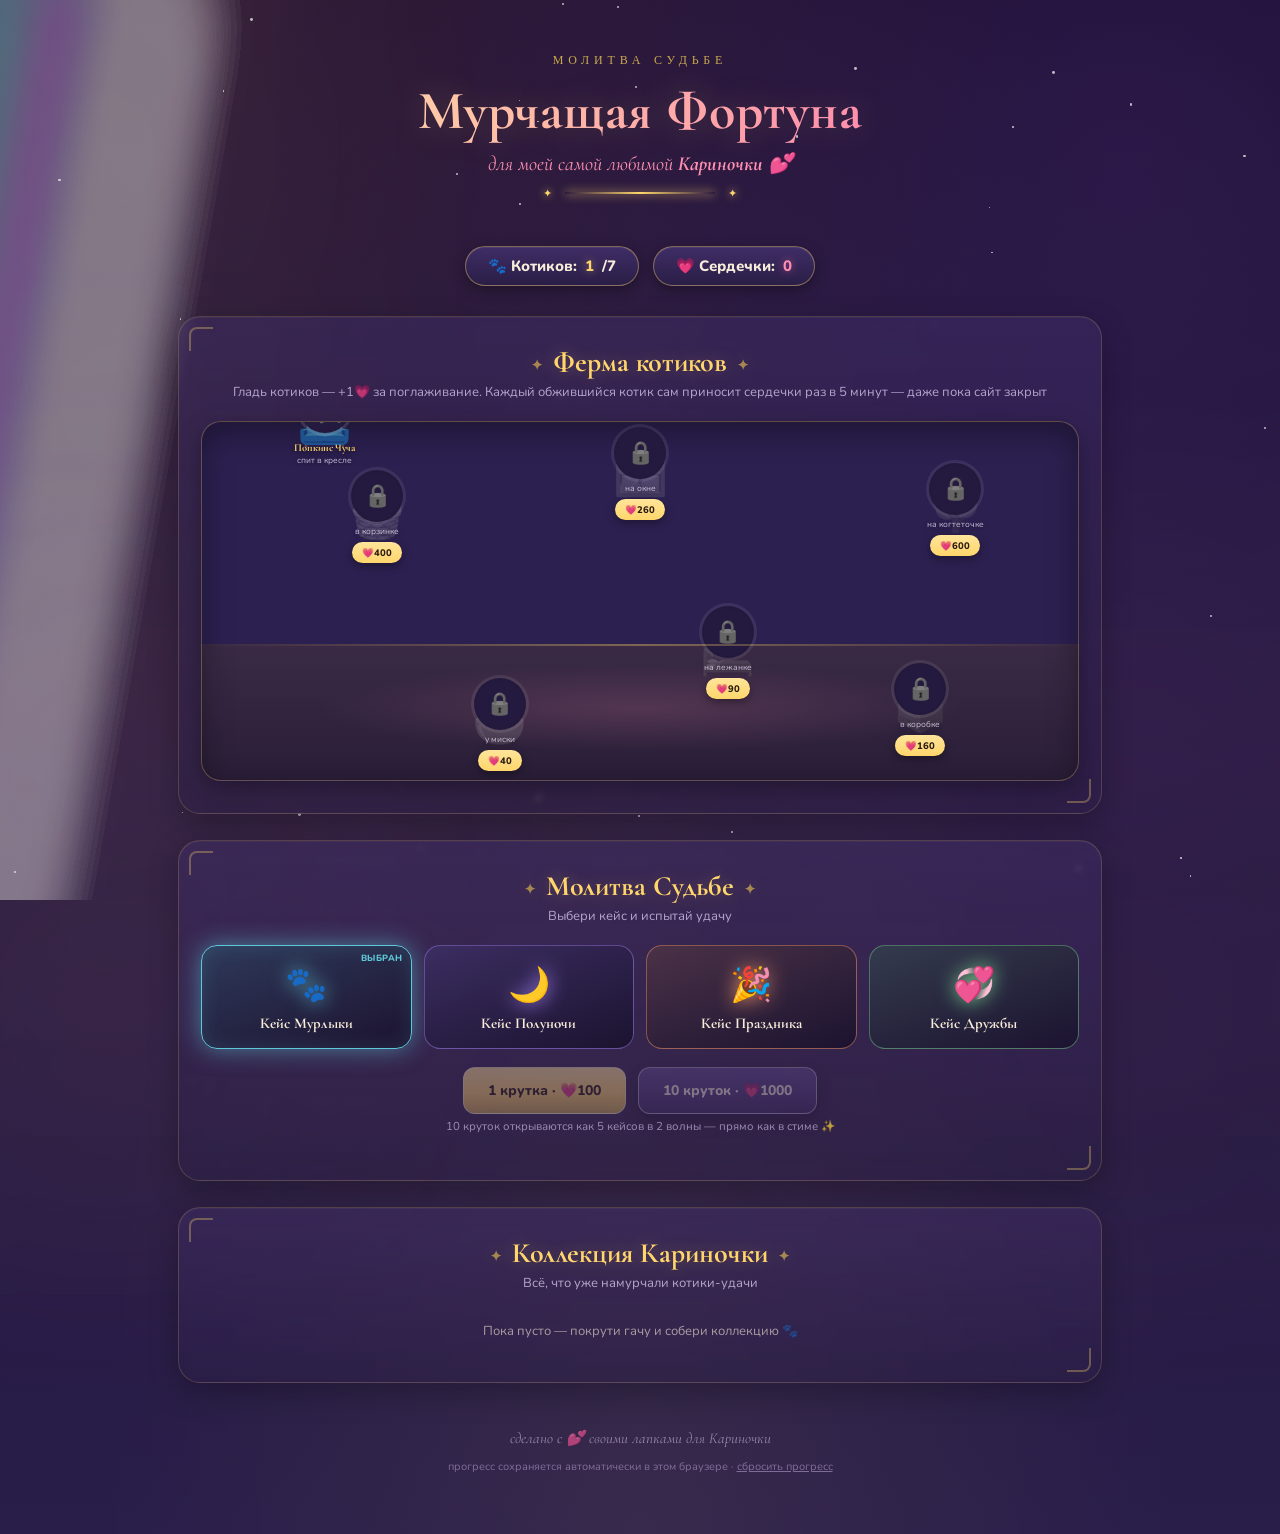
<file: index.html>
<!DOCTYPE html>
<html lang="ru">
<head>
<meta charset="UTF-8">
<meta name="viewport" content="width=device-width, initial-scale=1.0">
<title>Мурчащая Фортуна — для Кариночки 💕</title>
<link rel="preconnect" href="https://fonts.googleapis.com">
<link href="https://fonts.googleapis.com/css2?family=Cormorant+Garamond:ital,wght@0,500;0,600;0,700;1,500&family=Marcellus&family=Nunito:wght@400;600;700;800;900&display=swap" rel="stylesheet">
<link rel="stylesheet" href="style.css">
</head>
<body>

<div id="rainbowBg" class="rainbow-bg"></div>
<div class="bg-glow-h"></div>
<div class="bg-glow-v"></div>
<div id="starfield"></div>

<div class="wrap">
  <div class="hero">
    <div class="eyebrow">Молитва Судьбе</div>
    <h1>Мурчащая Фортуна</h1>
    <div class="dedication">для моей самой любимой <b>Кариночки</b> 💕</div>
    <div class="hero-divider"></div>
  </div>

  <div class="topbar">
    <div class="currency" id="catCurrency">🐾 Котиков: <span class="n" id="catCountView">1</span>/7</div>
    <div class="currency heart" id="heartCurrency">💗 Сердечки: <span class="n" id="heartView">0</span></div>
  </div>

  <section class="farm">
    <h2><span class="orn">✦</span>Ферма котиков<span class="orn">✦</span></h2>
    <div class="subtitle">Гладь котиков — +1💗 за поглаживание. Каждый обжившийся котик сам приносит сердечки раз в 5 минут — даже пока сайт закрыт</div>
    <div class="cat-room" id="catSlots"></div>
  </section>

  <section class="gacha">
    <h2><span class="orn">✦</span>Молитва Судьбе<span class="orn">✦</span></h2>
    <div class="subtitle">Выбери кейс и испытай удачу</div>
    <div class="case-select" id="caseSelect"></div>
    <div class="pull-buttons">
      <button class="btn" id="pull1">1 крутка · 💗100</button>
      <button class="btn secondary" id="pull10">10 круток · 💗1000</button>
    </div>
    <div class="pull-hint">10 круток открываются как 5 кейсов в 2 волны — прямо как в стиме ✨</div>
  </section>

  <section class="inventory">
    <h2><span class="orn">✦</span>Коллекция Кариночки<span class="orn">✦</span></h2>
    <div class="subtitle">Всё, что уже намурчали котики-удачи</div>
    <div class="inv-groups" id="invGroups"></div>
  </section>

  <footer>сделано с 💕 своими лапками для Кариночки</footer>
  <div class="save-hint">прогресс сохраняется автоматически в этом браузере · <span id="resetLink">сбросить прогресс</span></div>
</div>

<!-- single-pull case overlay -->
<div class="overlay" id="caseOverlay" hidden>
  <div class="overlay-title" id="caseOverlayTitle">Крутка судьбы</div>
  <div class="case-frame">
    <div class="case-viewport" id="caseViewport">
      <div class="marker"></div>
      <div class="strip" id="strip"></div>
      <div class="confetti-burst" id="confettiBurst"></div>
    </div>
  </div>
  <div class="reveal-card" id="revealCard" hidden></div>
  <div class="modal-actions">
    <button class="btn secondary small" id="skipAnim">Пропустить</button>
    <button class="btn small" id="closeCase" hidden>Продолжить ✦</button>
  </div>
</div>

<!-- multi-pull overlay: 5 cases x 2 waves -->
<div class="overlay" id="multiOverlay" hidden>
  <div class="wave-label" id="waveLabel">Волна 1 из 2</div>
  <div class="wave-dots" id="waveDots">
    <div class="wave-dot" data-wave="1"></div>
    <div class="wave-dot" data-wave="2"></div>
  </div>
  <div class="multi-cases" id="multiCases"></div>
  <div class="modal-actions">
    <button class="btn secondary small" id="skipMulti">Пропустить всё</button>
    <button class="btn small" id="closeMulti" hidden>Продолжить ✦</button>
  </div>
</div>

<script src="script.js"></script>
</body>
</html>
</file>
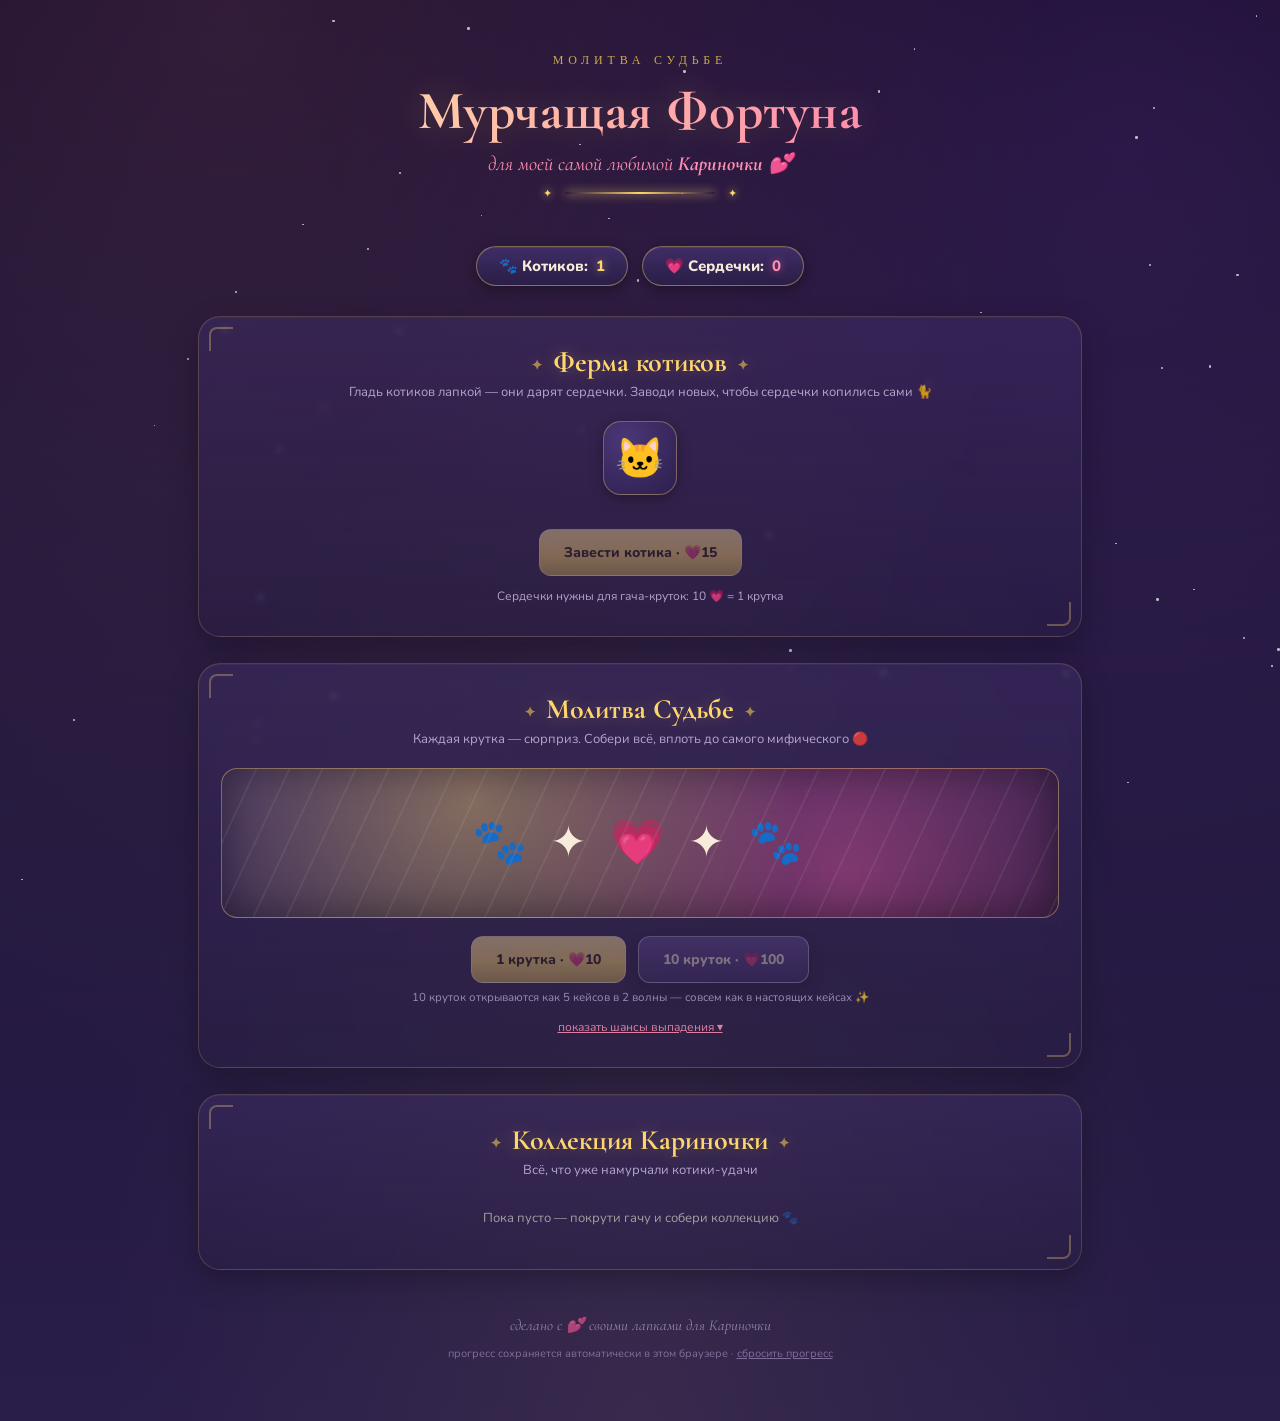
<file: karina-gacha.html>
<!DOCTYPE html>
<html lang="ru">
<head>
<meta charset="UTF-8">
<meta name="viewport" content="width=device-width, initial-scale=1.0">
<title>Мурчащая Фортуна — для Кариночки 💕</title>
<link rel="preconnect" href="https://fonts.googleapis.com">
<link href="https://fonts.googleapis.com/css2?family=Cormorant+Garamond:ital,wght@0,500;0,600;0,700;1,500&family=Marcellus&family=Nunito:wght@400;600;700;800;900&display=swap" rel="stylesheet">
<style>
:root{
  --bg1:#150c28;
  --bg2:#1f1638;
  --bg3:#291d4a;
  --cream:#f7ecd9;
  --gold:#ffd66b;
  --gold-bright:#ffe9a8;
  --gold-dim:#c9a94f;
  --pink:#ff8fb1;
  --pink-deep:#ff5f96;

  --c-gray:#9aa0a6;   --g-gray:#d4d8db;
  --c-green:#4caf7a;  --g-green:#8ff0bb;
  --c-purple:#a855f7; --g-purple:#e0c2ff;
  --c-pink:#ff5fa8;   --g-pink:#ffc2df;
  --c-legend:#ffcf30; --g-legend:#fff2b0;
  --c-red:#ff3b3b;    --g-red:#ffaaaa;
}
*{box-sizing:border-box;}
html,body{margin:0;padding:0;}
body{
  background:
    radial-gradient(ellipse at 18% 0%, rgba(255,143,177,.12), transparent 55%),
    radial-gradient(ellipse at 88% 10%, rgba(168,85,247,.14), transparent 50%),
    radial-gradient(ellipse at 50% 100%, rgba(255,214,107,.07), transparent 60%),
    linear-gradient(180deg,var(--bg1),var(--bg2) 40%,var(--bg3));
  color:var(--cream);
  font-family:'Nunito',sans-serif;
  min-height:100vh;
  overflow-x:hidden;
  position:relative;
}

/* ---------- ambient stars & floating hearts ---------- */
#starfield{position:fixed;inset:0;pointer-events:none;z-index:0;overflow:hidden;}
.star{position:absolute;background:#fff;border-radius:50%;opacity:.7;animation:twinkle 3.5s ease-in-out infinite;}
@keyframes twinkle{0%,100%{opacity:.15;transform:scale(1);}50%{opacity:.9;transform:scale(1.4);}}
.amb-heart{position:fixed;bottom:-24px;pointer-events:none;z-index:0;opacity:.55;animation:ambient-rise linear forwards;}
@keyframes ambient-rise{
  0%{transform:translateY(0) rotate(0deg);opacity:.55;}
  85%{opacity:.4;}
  100%{transform:translateY(-112vh) rotate(340deg);opacity:0;}
}

.wrap{position:relative;z-index:1;max-width:920px;margin:0 auto;padding:0 18px 60px;}

/* ---------- hero ---------- */
.hero{text-align:center;padding:52px 16px 26px;position:relative;}
.hero .eyebrow{
  font-family:'Marcellus',serif;letter-spacing:.4em;font-size:12px;
  color:var(--gold-dim);text-transform:uppercase;
}
.hero h1{
  font-family:'Cormorant Garamond',serif;font-weight:700;font-size:54px;
  margin:10px 0 4px;letter-spacing:.01em;
  background:linear-gradient(100deg,var(--gold-bright) 0%,var(--pink) 30%,var(--gold) 55%,var(--pink-deep) 80%,var(--gold-bright) 100%);
  background-size:250% auto;
  -webkit-background-clip:text;background-clip:text;color:transparent;
  animation:shimmer 6s linear infinite;
  text-shadow:0 0 34px rgba(255,214,107,.25);
}
@keyframes shimmer{0%{background-position:0% center;}100%{background-position:250% center;}}
.hero .dedication{
  font-family:'Cormorant Garamond',serif;font-style:italic;font-size:20px;
  color:var(--pink);margin-top:8px;
}
.hero-divider{
  width:150px;height:2px;margin:16px auto 0;
  background:linear-gradient(90deg,transparent,var(--gold),transparent);
  box-shadow:0 0 10px var(--gold);position:relative;
}
.hero-divider::before,.hero-divider::after{
  content:"✦";position:absolute;top:50%;transform:translateY(-50%);
  color:var(--gold);font-size:11px;text-shadow:0 0 8px var(--gold);
}
.hero-divider::before{left:-22px;}
.hero-divider::after{right:-22px;}

/* ---------- topbar ---------- */
.topbar{display:flex;justify-content:center;gap:14px;flex-wrap:wrap;margin:26px 0 30px;}
.currency{
  background:linear-gradient(180deg,#3f2d66,#2a1e46);
  border:1px solid rgba(255,214,107,.4);
  border-radius:999px;padding:9px 22px;font-weight:800;font-size:15px;
  display:flex;align-items:center;gap:8px;
  box-shadow:0 4px 14px rgba(0,0,0,.35), inset 0 1px 0 rgba(255,255,255,.07);
  position:relative;overflow:hidden;
}
.currency .n{color:var(--gold);font-variant-numeric:tabular-nums;text-shadow:0 0 8px rgba(255,214,107,.5);}
.currency.heart .n{color:var(--pink);text-shadow:0 0 8px rgba(255,95,168,.6);}
.currency.pulse .n{animation:currency-pulse .35s ease;}
@keyframes currency-pulse{0%{transform:scale(1);}50%{transform:scale(1.25);}100%{transform:scale(1);}}

/* ---------- section shell ---------- */
section{
  background:linear-gradient(180deg,rgba(63,45,102,.5),rgba(42,30,70,.38));
  border:1px solid rgba(255,214,107,.18);
  border-radius:22px;padding:28px 22px 32px;margin-bottom:26px;
  backdrop-filter:blur(3px);
  position:relative;
  box-shadow:0 10px 30px rgba(0,0,0,.25), inset 0 1px 0 rgba(255,255,255,.04);
}
section::before,section::after{
  content:"";position:absolute;width:22px;height:22px;
  border:2px solid rgba(255,214,107,.4);
  opacity:.8;
}
section::before{top:10px;left:10px;border-right:none;border-bottom:none;border-radius:8px 0 0 0;}
section::after{bottom:10px;right:10px;border-left:none;border-top:none;border-radius:0 0 8px 0;}
section h2{
  font-family:'Cormorant Garamond',serif;font-weight:700;font-size:28px;
  margin:0 0 4px;color:var(--gold);text-align:center;
  text-shadow:0 0 18px rgba(255,214,107,.3);
}
section h2 .orn{color:var(--gold-dim);font-size:14px;margin:0 10px;opacity:.75;vertical-align:middle;}
section .subtitle{text-align:center;font-size:13px;color:#d9c9ee;opacity:.78;margin:0 0 20px;}

/* ---------- farm ---------- */
.cats-field{display:flex;flex-wrap:wrap;justify-content:center;gap:14px;min-height:90px;margin-bottom:18px;}
.cat-btn{
  font-size:40px;
  background:radial-gradient(circle at 30% 25%, #4b3777, #2c1f4d);
  border:1px solid rgba(255,214,107,.35);
  border-radius:18px;width:74px;height:74px;cursor:pointer;
  display:flex;align-items:center;justify-content:center;
  animation:catbob 2.6s ease-in-out infinite;
  transition:transform .12s, box-shadow .2s;
  position:relative;user-select:none;
  box-shadow:0 4px 14px rgba(0,0,0,.3);
}
.cat-btn:hover{box-shadow:0 0 20px rgba(255,214,107,.4);}
.cat-btn:nth-child(2n){animation-delay:.4s;}
.cat-btn:nth-child(3n){animation-delay:.9s;}
.cat-btn:active{transform:scale(.86);}
@keyframes catbob{0%,100%{transform:translateY(0) rotate(-2deg);}50%{transform:translateY(-6px) rotate(2deg);}}

.floatie{position:fixed;font-weight:900;color:var(--pink);font-size:15px;pointer-events:none;animation:floatup 1s ease-out forwards;z-index:5;text-shadow:0 0 8px rgba(255,95,168,.7);}
@keyframes floatup{0%{opacity:1;transform:translateY(0) scale(1);}100%{opacity:0;transform:translateY(-48px) scale(1.2);}}

.farm-controls{display:flex;flex-direction:column;align-items:center;gap:10px;}
.hint{font-size:12px;color:#c9b8e0;opacity:.85;margin:2px 0 0;text-align:center;}

/* ---------- buttons ---------- */
.btn{
  font-family:'Nunito',sans-serif;font-weight:800;font-size:14px;color:#2a1a0f;
  background:linear-gradient(180deg,#ffe49a,var(--gold) 55%,var(--gold-dim));
  border:1px solid rgba(255,255,255,.5);border-radius:12px;padding:13px 24px;cursor:pointer;
  box-shadow:0 4px 0 #a9822f, 0 8px 18px rgba(0,0,0,.4);
  transition:transform .08s, box-shadow .08s, filter .15s;
  position:relative;overflow:hidden;isolation:isolate;
}
.btn::after{
  content:"";position:absolute;top:0;left:-60%;width:40%;height:100%;
  background:linear-gradient(120deg, transparent, rgba(255,255,255,.65), transparent);
  transform:skewX(-20deg);transition:left .5s;z-index:1;
}
.btn:hover::after{left:130%;}
.btn:hover{filter:brightness(1.08);}
.btn:active{transform:translateY(3px);box-shadow:0 1px 0 #a9822f, 0 3px 8px rgba(0,0,0,.3);}
.btn:disabled{opacity:.4;cursor:not-allowed;filter:none;box-shadow:none;transform:none;}
.btn:disabled::after{display:none;}
.btn.secondary{
  background:linear-gradient(180deg,#61498f,#3c2c63);color:var(--cream);
  box-shadow:0 4px 0 #241a3f, 0 8px 18px rgba(0,0,0,.4);
}
.btn.secondary:active{box-shadow:0 1px 0 #241a3f;}
.btn.small{padding:8px 16px;font-size:12px;}

/* ---------- gacha banner ---------- */
.banner-art{
  height:150px;border-radius:16px;margin-bottom:18px;
  background:
    radial-gradient(circle at 30% 20%, rgba(255,214,107,.4), transparent 55%),
    radial-gradient(circle at 75% 70%, rgba(255,95,168,.4), transparent 55%),
    linear-gradient(160deg,#3c2c63,#241a3f);
  border:1px solid rgba(255,214,107,.35);
  display:flex;align-items:center;justify-content:center;
  font-size:44px;letter-spacing:6px;position:relative;overflow:hidden;
  box-shadow:inset 0 0 40px rgba(0,0,0,.4);
}
.banner-art .bspin{display:inline-block;animation:bspin 5s linear infinite;}
@keyframes bspin{0%{transform:rotate(0deg);}100%{transform:rotate(360deg);}}
.banner-art::after{content:"";position:absolute;inset:0;background:repeating-linear-gradient(115deg, rgba(255,255,255,.06) 0 2px, transparent 2px 30px);}
.pull-buttons{display:flex;justify-content:center;gap:12px;flex-wrap:wrap;margin-bottom:6px;}
.pull-hint{text-align:center;font-size:11.5px;color:#c9b8e0;opacity:.7;margin-bottom:14px;}
.rates-toggle{text-align:center;font-size:12px;color:var(--pink);cursor:pointer;text-decoration:underline;opacity:.85;}
.rates-table{margin-top:16px;font-size:12.5px;}
.rates-row{display:grid;grid-template-columns:20px 90px 1fr 46px;gap:8px;align-items:center;padding:7px 9px;border-radius:8px;transition:background .15s;}
.rates-row:hover{background:rgba(255,255,255,.04);}
.rates-row+.rates-row{margin-top:3px;}
.rates-dot{width:11px;height:11px;border-radius:50%;box-shadow:0 0 8px var(--clr);}
.rates-items{opacity:.85;}
.rates-pct{text-align:right;font-weight:800;}

/* ---------- rarity color helpers ---------- */
.rarity-gray{--clr:var(--c-gray);--glow:var(--g-gray);}
.rarity-green{--clr:var(--c-green);--glow:var(--g-green);}
.rarity-purple{--clr:var(--c-purple);--glow:var(--g-purple);}
.rarity-pink{--clr:var(--c-pink);--glow:var(--g-pink);}
.rarity-legendary{--clr:var(--c-legend);--glow:var(--g-legend);}
.rarity-red{--clr:var(--c-red);--glow:var(--g-red);}

/* ---------- shake ---------- */
@keyframes shake{
  0%,100%{transform:translate(0,0);}
  20%{transform:translate(-5px,3px);}
  40%{transform:translate(5px,-3px);}
  60%{transform:translate(-4px,-2px);}
  80%{transform:translate(4px,3px);}
}
.shake{animation:shake .42s ease;}

/* ---------- overlay shell ---------- */
.overlay{
  position:fixed;inset:0;background:rgba(8,4,16,.9);
  display:flex;flex-direction:column;align-items:center;justify-content:center;
  z-index:50;padding:20px;backdrop-filter:blur(4px);
}
.overlay[hidden]{display:none;}
.overlay-title{
  font-family:'Cormorant Garamond',serif;font-size:22px;color:var(--gold);
  letter-spacing:.06em;margin-bottom:18px;text-shadow:0 0 14px rgba(255,214,107,.5);
  text-align:center;
}

/* ---------- single-pull case viewport ---------- */
.case-frame{
  width:100%;max-width:660px;padding:10px;border-radius:20px;
  background:linear-gradient(180deg,#3c2c63,#1c1330);
  border:1px solid rgba(255,214,107,.45);
  box-shadow:0 0 50px rgba(168,85,247,.15), 0 20px 50px rgba(0,0,0,.5);
  position:relative;
}
.case-frame::before,.case-frame::after{
  content:"";position:absolute;width:26px;height:26px;border:2px solid var(--gold);opacity:.85;
}
.case-frame::before{top:6px;left:6px;border-right:none;border-bottom:none;}
.case-frame::after{bottom:6px;right:6px;border-left:none;border-top:none;}
.case-viewport{
  width:100%;height:150px;overflow:hidden;position:relative;border-radius:12px;
  background:linear-gradient(180deg,#241a3f,#120b22);
  box-shadow:0 0 40px rgba(0,0,0,.6) inset;
  transition:box-shadow .3s;
}
.case-viewport.near-land{box-shadow:0 0 34px 4px var(--flashClr, var(--gold)) inset, 0 0 40px var(--flashClr, var(--gold));}
.case-viewport::before,.case-viewport::after{content:"";position:absolute;top:0;bottom:0;width:80px;z-index:3;pointer-events:none;}
.case-viewport::before{left:0;background:linear-gradient(90deg,#120b22, transparent);}
.case-viewport::after{right:0;background:linear-gradient(270deg,#120b22, transparent);}
.marker{position:absolute;left:50%;top:0;bottom:0;width:3px;background:var(--gold);transform:translateX(-50%);z-index:4;box-shadow:0 0 14px var(--gold), 0 0 28px var(--gold);}
.marker::before,.marker::after{content:"";position:absolute;left:50%;transform:translateX(-50%);border-left:9px solid transparent;border-right:9px solid transparent;}
.marker::before{top:-2px;border-top:11px solid var(--gold);}
.marker::after{bottom:-2px;border-bottom:11px solid var(--gold);}
.strip{display:flex;position:absolute;top:0;left:0;height:100%;will-change:transform;}
.strip-item{
  width:150px;height:150px;flex:0 0 150px;
  display:flex;flex-direction:column;align-items:center;justify-content:center;gap:6px;
  border-right:1px solid rgba(255,255,255,.06);
  background:linear-gradient(180deg, color-mix(in srgb, var(--clr) 22%, #1b1330), #1b1330 78%);
  position:relative;
}
.strip-item::before{
  content:"";position:absolute;inset:0;
  background:linear-gradient(180deg, color-mix(in srgb, var(--clr) 35%, transparent), transparent 60%);
  opacity:.5;
}
.strip-item .item-icon{font-size:42px;filter:drop-shadow(0 0 10px var(--clr));position:relative;z-index:1;}
.strip-item .item-name{font-size:9.5px;color:var(--glow);text-align:center;padding:0 6px;opacity:.9;line-height:1.15;position:relative;z-index:1;}

.reveal-card{margin-top:28px;text-align:center;min-height:150px;display:flex;flex-direction:column;align-items:center;gap:9px;}
.reveal-card[hidden]{display:none;}
.reveal-icon{
  font-size:66px;width:128px;height:128px;border-radius:22px;
  display:flex;align-items:center;justify-content:center;
  background:radial-gradient(circle, color-mix(in srgb, var(--clr) 32%, #1b1330), #1b1330 78%);
  border:2px solid var(--clr);
  box-shadow:0 0 34px var(--clr), 0 0 68px var(--clr);
  animation:pop-in .5s cubic-bezier(.2,1.5,.4,1);
  position:relative;overflow:hidden;
}
.reveal-icon::before{
  content:"";position:absolute;top:-50%;left:-50%;width:200%;height:200%;
  background:conic-gradient(from 0deg, transparent, color-mix(in srgb, var(--clr) 55%, transparent), transparent 30%);
  animation:rotate-sheen 3s linear infinite;
}
@keyframes rotate-sheen{0%{transform:rotate(0deg);}100%{transform:rotate(360deg);}}
@keyframes pop-in{0%{transform:scale(0.25) rotate(-8deg);opacity:0;}65%{transform:scale(1.15) rotate(3deg);}100%{transform:scale(1) rotate(0);opacity:1;}}
.reveal-rarity{font-weight:900;letter-spacing:.1em;text-transform:uppercase;font-size:13.5px;color:var(--clr);text-shadow:0 0 10px var(--clr);}
.reveal-name{font-family:'Cormorant Garamond',serif;font-size:23px;font-weight:700;color:var(--cream);}
.modal-actions{display:flex;gap:12px;margin-top:24px;}

.confetti-burst{position:absolute;inset:0;pointer-events:none;overflow:visible;}
.confetti-piece{position:absolute;font-size:20px;animation:burst 1.15s ease-out forwards;}
@keyframes burst{
  0%{transform:translate(0,0) scale(0.6) rotate(0);opacity:1;}
  100%{transform:translate(var(--dx),var(--dy)) scale(1.15) rotate(var(--rot));opacity:0;}
}

/* ---------- multi-pull: 5 cases x 2 waves ---------- */
.wave-label{
  font-family:'Cormorant Garamond',serif;font-size:21px;color:var(--gold);
  letter-spacing:.08em;margin-bottom:16px;text-shadow:0 0 16px rgba(255,214,107,.5);
  text-align:center;
}
.wave-dots{display:flex;gap:8px;justify-content:center;margin-bottom:2px;}
.wave-dot{width:8px;height:8px;border-radius:50%;background:rgba(255,214,107,.25);transition:background .3s, box-shadow .3s;}
.wave-dot.active{background:var(--gold);box-shadow:0 0 10px var(--gold);}
.multi-cases{display:flex;flex-direction:column;gap:11px;width:100%;max-width:660px;margin:14px 0 10px;}
.mini-case{display:flex;align-items:center;gap:10px;}
.mini-tag{
  width:24px;height:24px;border-radius:50%;flex:0 0 24px;
  display:flex;align-items:center;justify-content:center;
  background:linear-gradient(180deg,#4a3878,#2c1f4d);
  border:1px solid rgba(255,214,107,.4);
  font-size:11px;font-weight:800;color:var(--gold);
}
.mini-viewport{
  flex:1;height:92px;overflow:hidden;position:relative;border-radius:11px;
  background:linear-gradient(180deg,#241a3f,#120b22);
  border:1px solid rgba(255,214,107,.28);
  box-shadow:0 0 0 rgba(0,0,0,0) inset;
  transition:box-shadow .3s, border-color .3s;
}
.mini-viewport.near-land{box-shadow:0 0 22px 3px var(--flashClr, var(--gold)) inset, 0 0 20px var(--flashClr, var(--gold));}
.mini-viewport.landed{border-color:var(--clr);box-shadow:0 0 18px color-mix(in srgb, var(--clr) 70%, transparent);}
.mini-viewport::before,.mini-viewport::after{content:"";position:absolute;top:0;bottom:0;width:38px;z-index:3;pointer-events:none;}
.mini-viewport::before{left:0;background:linear-gradient(90deg,#120b22,transparent);}
.mini-viewport::after{right:0;background:linear-gradient(270deg,#120b22,transparent);}
.mini-marker{position:absolute;left:50%;top:0;bottom:0;width:2px;background:var(--gold);transform:translateX(-50%);z-index:4;box-shadow:0 0 8px var(--gold);}
.mini-strip{display:flex;position:absolute;top:0;left:0;height:100%;will-change:transform;}
.mini-item{
  width:100px;height:100%;flex:0 0 100px;
  display:flex;flex-direction:column;align-items:center;justify-content:center;gap:3px;
  border-right:1px solid rgba(255,255,255,.05);
  background:linear-gradient(180deg,color-mix(in srgb, var(--clr) 20%, #1b1330), #1b1330 78%);
  position:relative;
}
.mini-item .mi-icon{font-size:27px;filter:drop-shadow(0 0 7px var(--clr));}
.mini-item .mi-name{font-size:7.2px;color:var(--glow);text-align:center;padding:0 3px;opacity:.85;line-height:1.1;}

/* ---------- inventory ---------- */
.inv-groups{display:flex;flex-direction:column;gap:14px;}
.inv-group h3{font-family:'Cormorant Garamond',serif;font-size:16px;margin:0 0 8px;color:var(--clr);text-shadow:0 0 8px var(--clr);}
.inv-row{display:flex;flex-wrap:wrap;gap:8px;}
.inv-chip{
  display:flex;align-items:center;gap:6px;
  background:color-mix(in srgb, var(--clr) 15%, #241a3f);
  border:1px solid color-mix(in srgb, var(--clr) 48%, transparent);
  border-radius:10px;padding:6px 11px;font-size:12px;font-weight:700;
  transition:transform .15s, box-shadow .15s;
}
.inv-chip:hover{transform:translateY(-2px);box-shadow:0 4px 12px color-mix(in srgb, var(--clr) 40%, transparent);}
.inv-chip .cnt{color:var(--clr);}
.inv-empty{font-size:13px;opacity:.6;text-align:center;padding:10px;}

footer{text-align:center;font-size:15px;color:#c9b8e0;opacity:.65;padding:20px 0 6px;font-family:'Cormorant Garamond',serif;font-style:italic;}
.save-hint{text-align:center;font-size:11px;color:#a894c4;opacity:.65;padding:6px 0 0;}
.save-hint #resetLink{cursor:pointer;text-decoration:underline;transition:color .15s;}
.save-hint #resetLink:hover{color:var(--pink);}
.save-toast{
  position:fixed;left:50%;bottom:22px;transform:translateX(-50%) translateY(20px);
  background:linear-gradient(180deg,#3f2d66,#2a1e46);border:1px solid rgba(255,214,107,.4);
  border-radius:999px;padding:8px 18px;font-size:12px;font-weight:700;color:var(--gold);
  box-shadow:0 8px 20px rgba(0,0,0,.4);opacity:0;transition:opacity .3s, transform .3s;
  pointer-events:none;z-index:60;
}
.save-toast.show{opacity:1;transform:translateX(-50%) translateY(0);}

@media(max-width:520px){
  .hero h1{font-size:38px;}
  .rates-row{grid-template-columns:16px 74px 1fr 40px;font-size:11px;}
  .mini-tag{display:none;}
}
</style>
</head>
<body>

<div id="starfield"></div>

<div class="wrap">
  <div class="hero">
    <div class="eyebrow">Молитва Судьбе</div>
    <h1>Мурчащая Фортуна</h1>
    <div class="dedication">для моей самой любимой <b>Кариночки</b> 💕</div>
    <div class="hero-divider"></div>
  </div>

  <div class="topbar">
    <div class="currency" id="catCurrency">🐾 Котиков: <span class="n" id="catCountView">1</span></div>
    <div class="currency heart" id="heartCurrency">💗 Сердечки: <span class="n" id="heartView">0</span></div>
  </div>

  <section class="farm">
    <h2><span class="orn">✦</span>Ферма котиков<span class="orn">✦</span></h2>
    <div class="subtitle">Гладь котиков лапкой — они дарят сердечки. Заводи новых, чтобы сердечки копились сами 🐈</div>
    <div class="cats-field" id="catsField"></div>
    <div class="farm-controls">
      <button class="btn" id="buyCatBtn">Завести котика · 💗<span id="catCost">15</span></button>
      <div class="hint">Сердечки нужны для гача-круток: 10 💗 = 1 крутка</div>
    </div>
  </section>

  <section class="gacha">
    <h2><span class="orn">✦</span>Молитва Судьбе<span class="orn">✦</span></h2>
    <div class="subtitle">Каждая крутка — сюрприз. Собери всё, вплоть до самого мифического 🔴</div>
    <div class="banner-art"><span class="bspin">🐾</span>&nbsp;✦&nbsp;💗&nbsp;✦&nbsp;<span class="bspin" style="animation-direction:reverse;">🐾</span></div>
    <div class="pull-buttons">
      <button class="btn" id="pull1">1 крутка · 💗10</button>
      <button class="btn secondary" id="pull10">10 круток · 💗100</button>
    </div>
    <div class="pull-hint">10 круток открываются как 5 кейсов в 2 волны — совсем как в настоящих кейсах ✨</div>
    <div class="rates-toggle" id="ratesToggle">показать шансы выпадения ▾</div>
    <div class="rates-table" id="ratesTable" hidden></div>
  </section>

  <section class="inventory">
    <h2><span class="orn">✦</span>Коллекция Кариночки<span class="orn">✦</span></h2>
    <div class="subtitle">Всё, что уже намурчали котики-удачи</div>
    <div class="inv-groups" id="invGroups"></div>
  </section>

  <footer>сделано с 💕 своими лапками для Кариночки</footer>
  <div class="save-hint">прогресс сохраняется автоматически в этом браузере · <span id="resetLink">сбросить прогресс</span></div>
</div>

<!-- single-pull case overlay -->
<div class="overlay" id="caseOverlay" hidden>
  <div class="overlay-title">Крутка судьбы</div>
  <div class="case-frame">
    <div class="case-viewport" id="caseViewport">
      <div class="marker"></div>
      <div class="strip" id="strip"></div>
      <div class="confetti-burst" id="confettiBurst"></div>
    </div>
  </div>
  <div class="reveal-card" id="revealCard" hidden></div>
  <div class="modal-actions">
    <button class="btn secondary small" id="skipAnim">Пропустить</button>
    <button class="btn small" id="closeCase" hidden>Продолжить ✦</button>
  </div>
</div>

<!-- multi-pull overlay: 5 cases x 2 waves -->
<div class="overlay" id="multiOverlay" hidden>
  <div class="wave-label" id="waveLabel">Волна 1 из 2</div>
  <div class="wave-dots" id="waveDots">
    <div class="wave-dot" data-wave="1"></div>
    <div class="wave-dot" data-wave="2"></div>
  </div>
  <div class="multi-cases" id="multiCases"></div>
  <div class="modal-actions">
    <button class="btn secondary small" id="skipMulti">Пропустить всё</button>
    <button class="btn small" id="closeMulti" hidden>Продолжить ✦</button>
  </div>
</div>

<script>
(function(){
  "use strict";

  /* ---------------- RARITIES ---------------- */
  const RARITIES = [
    { key:'gray',      name:'Обычная',      chance:0.40, items:['Доширак','Шоколадка 5 тенге','Попкинс Чупкинс'] },
    { key:'green',     name:'Необычная',    chance:0.29, items:['Бетти Попкинс','Чашка чая','Миска риса'] },
    { key:'purple',    name:'Редкая',       chance:0.15, items:['Мармелад обычный','Киндер палочка','Конфетка «Озеро»'] },
    { key:'pink',      name:'Эпическая',    chance:0.10, items:['Мармелад «Летающая тарелка»','Киндер яйцо','Сникерс'] },
    { key:'legendary', name:'Легендарная',  chance:0.05, items:['Чипсы с крабом','Киндер Джой','Рафаэлло'] },
    { key:'red',       name:'Мифическая',   chance:0.01, items:['Киндер Джой Minecraft','Скин в Лиге Легенд','Коробка Рафаэлло'] },
  ];
  const ICONS = {
    'Доширак':'🍜','Шоколадка 5 тенге':'🍫','Попкинс Чупкинс':'🐹',
    'Бетти Попкинс':'🐰','Чашка чая':'🍵','Миска риса':'🍚',
    'Мармелад обычный':'🍬','Киндер палочка':'🍡','Конфетка «Озеро»':'🍭',
    'Мармелад «Летающая тарелка»':'🛸','Киндер яйцо':'🥚','Сникерс':'🍫',
    'Чипсы с крабом':'🦀','Киндер Джой':'🥚','Рафаэлло':'🌰',
    'Киндер Джой Minecraft':'🎮','Скин в Лиге Легенд':'🎮','Коробка Рафаэлло':'🎁',
  };
  const RARITY_ORDER = RARITIES.map(r=>r.key);
  const RARE_KEYS = new Set(['legendary','red']);
  const FLASHY_KEYS = new Set(['pink','legendary','red']);

  /* ---------------- STATE ---------------- */
  let hearts = 0;
  let heartsFloat = 0;
  let cats = 1;
  let catCost = 15;
  const inventory = {};

  /* ---------------- SAVE / LOAD (localStorage, degrades silently if unavailable) ---------------- */
  const SAVE_KEY = 'murchaschaya_fortuna_karina_save_v1';
  let storageAvailable = false;
  try{
    const t = '__ls_test__';
    localStorage.setItem(t,'1');
    localStorage.removeItem(t);
    storageAvailable = true;
  }catch(e){ storageAvailable = false; }

  let saveTimer = null;
  function saveState(){
    if(!storageAvailable) return;
    clearTimeout(saveTimer);
    saveTimer = setTimeout(()=>{
      try{
        const data = { hearts, heartsFloat, cats, catCost, inventory, savedAt: Date.now() };
        localStorage.setItem(SAVE_KEY, JSON.stringify(data));
        showSaveToast();
      }catch(e){}
    }, 250);
  }

  function loadState(){
    if(!storageAvailable) return false;
    try{
      const raw = localStorage.getItem(SAVE_KEY);
      if(!raw) return false;
      const data = JSON.parse(raw);
      if(typeof data.hearts === 'number') hearts = data.hearts;
      if(typeof data.heartsFloat === 'number') heartsFloat = data.heartsFloat;
      if(typeof data.cats === 'number' && data.cats >= 1) cats = data.cats;
      if(typeof data.catCost === 'number') catCost = data.catCost;
      if(data.inventory && typeof data.inventory === 'object'){
        Object.keys(data.inventory).forEach(k=>{ inventory[k] = data.inventory[k]; });
      }
      return true;
    }catch(e){ return false; }
  }
  const hadSave = loadState();

  let toastTimer = null;
  function showSaveToast(){
    let toast = document.getElementById('saveToast');
    if(!toast){
      toast = document.createElement('div');
      toast.id = 'saveToast';
      toast.className = 'save-toast';
      toast.textContent = 'Сохранено ✓';
      document.body.appendChild(toast);
    }
    toast.classList.add('show');
    clearTimeout(toastTimer);
    toastTimer = setTimeout(()=> toast.classList.remove('show'), 1200);
  }

  const heartView = document.getElementById('heartView');
  const heartCurrency = document.getElementById('heartCurrency');
  const catCountView = document.getElementById('catCountView');
  const catCostView = document.getElementById('catCost');
  const buyCatBtn = document.getElementById('buyCatBtn');
  const catsField = document.getElementById('catsField');
  const pull1Btn = document.getElementById('pull1');
  const pull10Btn = document.getElementById('pull10');

  function pulseHeart(){
    heartCurrency.classList.remove('pulse');
    void heartCurrency.offsetWidth;
    heartCurrency.classList.add('pulse');
  }

  function updateUI(){
    heartView.textContent = Math.floor(hearts);
    catCountView.textContent = cats;
    catCostView.textContent = catCost;
    buyCatBtn.disabled = hearts < catCost;
    pull1Btn.disabled = hearts < 10;
    pull10Btn.disabled = hearts < 100;
    saveState();
  }

  function addCat(){
    const btn = document.createElement('button');
    btn.className = 'cat-btn';
    btn.textContent = '🐱';
    btn.addEventListener('click', (e)=> petCat(e, btn));
    catsField.appendChild(btn);
  }
  for(let i=0;i<cats;i++) addCat();

  function petCat(e, btn){
    const gain = 2;
    hearts += gain;
    updateUI();
    pulseHeart();
    const rect = btn.getBoundingClientRect();
    const f = document.createElement('div');
    f.className = 'floatie';
    f.textContent = '+' + gain + ' 💗';
    f.style.left = (rect.left + rect.width/2 - 20) + 'px';
    f.style.top = (rect.top - 6) + 'px';
    document.body.appendChild(f);
    setTimeout(()=> f.remove(), 1000);
    btn.style.transform = 'scale(0.85)';
    setTimeout(()=> btn.style.transform = '', 120);
    tickSound(600, 0.05);
  }

  buyCatBtn.addEventListener('click', ()=>{
    if(hearts < catCost) return;
    hearts -= catCost;
    cats++;
    catCost = Math.ceil(catCost * 1.22);
    addCat();
    updateUI();
  });

  setInterval(()=>{
    heartsFloat += cats * 0.4;
    if(heartsFloat >= 1){
      const whole = Math.floor(heartsFloat);
      hearts += whole;
      heartsFloat -= whole;
      updateUI();
    }
  }, 1000);

  /* ---------------- ambient floating hearts ---------------- */
  const AMB_GLYPHS = ['💗','✨','🐾','💫'];
  let ambCount = 0;
  setInterval(()=>{
    if(ambCount > 14) return;
    const el = document.createElement('div');
    el.className = 'amb-heart';
    el.textContent = AMB_GLYPHS[Math.floor(Math.random()*AMB_GLYPHS.length)];
    el.style.left = Math.random()*100 + '%';
    el.style.fontSize = (10 + Math.random()*12) + 'px';
    const dur = 8 + Math.random()*7;
    el.style.animationDuration = dur + 's';
    document.body.appendChild(el);
    ambCount++;
    setTimeout(()=>{ el.remove(); ambCount--; }, dur*1000);
  }, 900);

  /* ---------------- AUDIO (synthesized, no external files) ---------------- */
  let actx;
  function ctx(){
    if(!actx) actx = new (window.AudioContext||window.webkitAudioContext)();
    return actx;
  }
  function tickSound(freq, vol){
    try{
      const c = ctx();
      const o = c.createOscillator();
      const g = c.createGain();
      o.type = 'square';
      o.frequency.value = freq;
      g.gain.value = vol!==undefined ? vol : 0.05;
      g.gain.exponentialRampToValueAtTime(0.0001, c.currentTime + 0.06);
      o.connect(g); g.connect(c.destination);
      o.start(); o.stop(c.currentTime + 0.07);
    }catch(e){}
  }
  function revealChime(rarityKey, vol){
    try{
      const c = ctx();
      const notesByRarity = {
        gray:[440], green:[440,554], purple:[440,554,659],
        pink:[440,554,659,784], legendary:[392,523,659,784,988],
        red:[392,494,587,740,988,1245]
      };
      const notes = notesByRarity[rarityKey] || [440];
      const v = vol!==undefined ? vol : 0.09;
      notes.forEach((freq,i)=>{
        const o = c.createOscillator();
        const g = c.createGain();
        o.type = 'triangle';
        o.frequency.value = freq;
        const t0 = c.currentTime + i*0.09;
        g.gain.setValueAtTime(0.0001, t0);
        g.gain.linearRampToValueAtTime(v, t0+0.02);
        g.gain.exponentialRampToValueAtTime(0.0001, t0+0.5);
        o.connect(g); g.connect(c.destination);
        o.start(t0); o.stop(t0+0.55);
      });
    }catch(e){}
  }

  /* ---------------- GACHA LOGIC ---------------- */
  function weightedPick(){
    let r = Math.random(), cum = 0;
    for(const rar of RARITIES){
      cum += rar.chance;
      if(r <= cum) return rar;
    }
    return RARITIES[0];
  }
  function pickItem(rar){
    return rar.items[Math.floor(Math.random()*rar.items.length)];
  }
  function addToInventory(name){
    inventory[name] = (inventory[name]||0) + 1;
    renderInventory();
    saveState();
  }

  function renderInventory(){
    const wrap = document.getElementById('invGroups');
    wrap.innerHTML = '';
    let any = false;
    RARITIES.forEach(rar=>{
      const owned = rar.items.filter(it=> inventory[it]);
      if(owned.length === 0) return;
      any = true;
      const group = document.createElement('div');
      group.className = 'inv-group rarity-' + rar.key;
      const h3 = document.createElement('h3');
      h3.textContent = rar.name;
      group.appendChild(h3);
      const row = document.createElement('div');
      row.className = 'inv-row';
      owned.forEach(it=>{
        const chip = document.createElement('div');
        chip.className = 'inv-chip';
        chip.innerHTML = `<span>${ICONS[it]||'✦'}</span><span>${it}</span><span class="cnt">×${inventory[it]}</span>`;
        row.appendChild(chip);
      });
      group.appendChild(row);
      wrap.appendChild(group);
    });
    if(!any){
      wrap.innerHTML = '<div class="inv-empty">Пока пусто — покрути гачу и собери коллекцию 🐾</div>';
    }
  }
  renderInventory();

  /* ---------------- RATES TABLE ---------------- */
  const ratesToggle = document.getElementById('ratesToggle');
  const ratesTable = document.getElementById('ratesTable');
  ratesToggle.addEventListener('click', ()=>{
    const show = ratesTable.hasAttribute('hidden');
    if(show){ ratesTable.removeAttribute('hidden'); ratesToggle.textContent='скрыть шансы выпадения ▴'; }
    else{ ratesTable.setAttribute('hidden',''); ratesToggle.textContent='показать шансы выпадения ▾'; }
  });
  RARITIES.forEach(rar=>{
    const row = document.createElement('div');
    row.className = 'rates-row rarity-' + rar.key;
    row.innerHTML = `
      <span class="rates-dot" style="background:var(--clr)"></span>
      <span style="color:var(--clr);font-weight:800;">${rar.name}</span>
      <span class="rates-items">${rar.items.join(', ')}</span>
      <span class="rates-pct" style="color:var(--clr)">${Math.round(rar.chance*100)}%</span>`;
    ratesTable.appendChild(row);
  });

  function easeOutQuart(t){ return 1 - Math.pow(1-t, 4); }

  /* generic strip-spin runner used by both single pull and mini-cases.
     returns a controller: { promise, cancel() } */
  function runCaseSpin(cfg){
    const {
      stripEl, viewportEl, finalRarity, finalItem,
      itemW, stripLen, landIndex, duration, playTicks, onLand
    } = cfg;

    // build the strip
    stripEl.innerHTML = '';
    stripEl.style.transform = 'translateX(0px)';
    for(let i=0;i<stripLen;i++){
      let rar, itemName;
      if(i === landIndex){ rar = finalRarity; itemName = finalItem; }
      else { rar = weightedPick(); itemName = pickItem(rar); }
      const cell = document.createElement('div');
      cell.className = (itemW >= 140 ? 'strip-item' : 'mini-item') + ' rarity-' + rar.key;
      const iconClass = itemW >= 140 ? 'item-icon' : 'mi-icon';
      const nameClass = itemW >= 140 ? 'item-name' : 'mi-name';
      cell.innerHTML = `<div class="${iconClass}">${ICONS[itemName]||'✦'}</div><div class="${nameClass}">${itemName}</div>`;
      stripEl.appendChild(cell);
    }

    const viewportWidth = viewportEl.clientWidth;
    const jitter = (Math.random()*0.5 - 0.25) * itemW;
    const targetX = landIndex*itemW + itemW/2 - viewportWidth/2 + jitter;
    const start = performance.now();
    let lastTickIndex = -1;
    let raf = null;
    let done = false;

    function land(){
      if(done) return;
      done = true;
      viewportEl.classList.remove('near-land');
      viewportEl.classList.add('landed');
      viewportEl.style.setProperty('--flashClr', 'var(--clr)');
      viewportEl.classList.add('rarity-' + finalRarity.key);
      onLand && onLand();
    }

    let resolveFn = null;
    const promise = new Promise((resolve)=>{
      resolveFn = resolve;
      function frame(now){
        if(done) return;
        const t = Math.min(1, (now-start)/duration);
        const eased = easeOutQuart(t);
        const x = targetX * eased;
        stripEl.style.transform = `translateX(${-x}px)`;

        if(t > 0.8 && !viewportEl.classList.contains('near-land')){
          viewportEl.style.setProperty('--flashClr', getComputedRarityColor(finalRarity.key));
          viewportEl.classList.add('near-land');
        }

        const idx = Math.floor(x / itemW);
        if(idx !== lastTickIndex){
          lastTickIndex = idx;
          if(playTicks){
            const pitch = 500 + Math.min(500, (1-t)*900);
            tickSound(pitch, 0.045);
          }
        }
        if(t < 1){
          raf = requestAnimationFrame(frame);
        } else {
          land();
          resolve();
        }
      }
      raf = requestAnimationFrame(frame);
    });

    function cancel(){
      if(done) return;
      if(raf) cancelAnimationFrame(raf);
      stripEl.style.transform = `translateX(${-targetX}px)`;
      land();
      if(resolveFn) resolveFn();
    }

    return { promise, cancel };
  }

  const RARITY_HEX = { gray:'#9aa0a6', green:'#4caf7a', purple:'#a855f7', pink:'#ff5fa8', legendary:'#ffcf30', red:'#ff3b3b' };
  function getComputedRarityColor(key){ return RARITY_HEX[key] || '#ffd66b'; }

  function burstConfetti(container, rarityKey){
    const glyphs = rarityKey==='red' ? ['💖','✨','🎉','💗'] : rarityKey==='legendary' ? ['✨','⭐','💛'] : ['💕','✨'];
    for(let i=0;i<20;i++){
      const p = document.createElement('div');
      p.className = 'confetti-piece';
      p.textContent = glyphs[Math.floor(Math.random()*glyphs.length)];
      const angle = Math.random()*Math.PI*2;
      const dist = 90 + Math.random()*130;
      p.style.setProperty('--dx', Math.cos(angle)*dist + 'px');
      p.style.setProperty('--dy', Math.sin(angle)*dist + 'px');
      p.style.setProperty('--rot', (Math.random()*360)+'deg');
      p.style.left = '50%'; p.style.top = '50%';
      container.appendChild(p);
      setTimeout(()=> p.remove(), 1250);
    }
  }

  /* ---------------- SINGLE PULL ---------------- */
  const caseOverlay = document.getElementById('caseOverlay');
  const caseViewport = document.getElementById('caseViewport');
  const stripEl = document.getElementById('strip');
  const revealCard = document.getElementById('revealCard');
  const skipAnimBtn = document.getElementById('skipAnim');
  const closeCaseBtn = document.getElementById('closeCase');
  const confettiBurst = document.getElementById('confettiBurst');

  let singleController = null;

  function finishSingleReveal(rar, item){
    revealChime(rar.key, 0.1);
    revealCard.innerHTML = `
      <div class="reveal-icon rarity-${rar.key}">${ICONS[item]||'✦'}</div>
      <div class="reveal-rarity rarity-${rar.key}">${rar.name}</div>
      <div class="reveal-name">${item}</div>`;
    revealCard.removeAttribute('hidden');
    closeCaseBtn.removeAttribute('hidden');
    skipAnimBtn.setAttribute('hidden','');
    if(FLASHY_KEYS.has(rar.key)){
      burstConfetti(confettiBurst, rar.key);
    }
    if(RARE_KEYS.has(rar.key)){
      caseOverlay.classList.remove('shake'); void caseOverlay.offsetWidth; caseOverlay.classList.add('shake');
    }
    addToInventory(item);
  }

  function openSinglePull(){
    if(hearts < 10) return;
    hearts -= 10;
    updateUI();
    pulseHeart();
    const rar = weightedPick();
    const item = pickItem(rar);

    caseOverlay.removeAttribute('hidden');
    revealCard.setAttribute('hidden','');
    closeCaseBtn.setAttribute('hidden','');
    skipAnimBtn.removeAttribute('hidden');
    confettiBurst.innerHTML = '';
    caseViewport.className = 'case-viewport';

    singleController = runCaseSpin({
      stripEl, viewportEl: caseViewport, finalRarity: rar, finalItem: item,
      itemW: 150, stripLen: 60, landIndex: 48, duration: 4200, playTicks: true,
      onLand: ()=> finishSingleReveal(rar, item)
    });

    skipAnimBtn.onclick = ()=>{
      if(singleController) singleController.cancel();
    };
  }
  closeCaseBtn.addEventListener('click', ()=>{
    caseOverlay.setAttribute('hidden','');
  });
  pull1Btn.addEventListener('click', openSinglePull);

  /* ---------------- MULTI PULL: 5 cases x 2 waves ---------------- */
  const multiOverlay = document.getElementById('multiOverlay');
  const multiCases = document.getElementById('multiCases');
  const waveLabel = document.getElementById('waveLabel');
  const waveDots = document.querySelectorAll('.wave-dot');
  const skipMultiBtn = document.getElementById('skipMulti');
  const closeMultiBtn = document.getElementById('closeMulti');

  let activeControllers = [];
  let skipAllRequested = false;
  let waitResolve = null;

  function sleep(ms){
    return new Promise((resolve)=>{
      if(skipAllRequested){ resolve(); return; }
      waitResolve = resolve;
      setTimeout(()=>{
        if(waitResolve){ waitResolve = null; resolve(); }
      }, ms);
    });
  }

  function buildMiniCaseRows(){
    multiCases.innerHTML = '';
    const rows = [];
    for(let i=0;i<5;i++){
      const row = document.createElement('div');
      row.className = 'mini-case';
      row.innerHTML = `
        <div class="mini-tag">${i+1}</div>
        <div class="mini-viewport">
          <div class="mini-marker"></div>
          <div class="mini-strip"></div>
        </div>`;
      multiCases.appendChild(row);
      rows.push({
        viewportEl: row.querySelector('.mini-viewport'),
        stripEl: row.querySelector('.mini-strip'),
      });
    }
    return rows;
  }

  async function runWave(waveResults, waveNum){
    waveLabel.textContent = `Волна ${waveNum} из 2`;
    waveDots.forEach(d=> d.classList.toggle('active', Number(d.dataset.wave) === waveNum));
    const rows = buildMiniCaseRows();

    const controllers = waveResults.map((res, i)=>{
      const duration = 3600 + Math.random()*1100 + i*90;
      return runCaseSpin({
        stripEl: rows[i].stripEl, viewportEl: rows[i].viewportEl,
        finalRarity: res.rar, finalItem: res.item,
        itemW: 100, stripLen: 36, landIndex: 28, duration,
        playTicks: i === 0,
        onLand: ()=>{
          revealChime(res.rar.key, 0.05);
          addToInventory(res.item);
          if(RARE_KEYS.has(res.rar.key)){
            multiOverlay.classList.remove('shake'); void multiOverlay.offsetWidth; multiOverlay.classList.add('shake');
          }
        }
      });
    });
    activeControllers = controllers;
    if(skipAllRequested){
      controllers.forEach(c=> c.cancel());
    }
    await Promise.all(controllers.map(c=>c.promise));
    activeControllers = [];
  }

  async function openTenPull(){
    if(hearts < 100) return;
    hearts -= 100;
    updateUI();
    pulseHeart();

    const all = [];
    for(let i=0;i<10;i++){
      const rar = weightedPick();
      const item = pickItem(rar);
      all.push({ rar, item });
    }
    // save the best for last: sort ascending, wave1 = first half, wave2 = second half
    all.sort((a,b)=> RARITY_ORDER.indexOf(a.rar.key) - RARITY_ORDER.indexOf(b.rar.key));
    const wave1 = all.slice(0,5);
    const wave2 = all.slice(5,10);

    multiOverlay.removeAttribute('hidden');
    closeMultiBtn.setAttribute('hidden','');
    skipMultiBtn.removeAttribute('hidden');
    skipAllRequested = false;

    await runWave(wave1, 1);
    await sleep(900);
    if(!skipAllRequested){
      await runWave(wave2, 2);
    }

    closeMultiBtn.removeAttribute('hidden');
    skipMultiBtn.setAttribute('hidden','');
  }

  skipMultiBtn.addEventListener('click', ()=>{
    skipAllRequested = true;
    if(activeControllers.length){
      activeControllers.forEach(c=> c.cancel());
    }
    if(waitResolve){ const r = waitResolve; waitResolve = null; r(); }
  });
  closeMultiBtn.addEventListener('click', ()=>{
    multiOverlay.setAttribute('hidden','');
  });
  pull10Btn.addEventListener('click', openTenPull);

  /* ---------------- RESET PROGRESS (double-click confirm, no browser dialogs) ---------------- */
  const resetLink = document.getElementById('resetLink');
  let resetArmed = false;
  let resetArmTimer = null;
  resetLink.addEventListener('click', ()=>{
    if(!resetArmed){
      resetArmed = true;
      resetLink.textContent = 'точно всё стереть? нажми ещё раз';
      clearTimeout(resetArmTimer);
      resetArmTimer = setTimeout(()=>{
        resetArmed = false;
        resetLink.textContent = 'сбросить прогресс';
      }, 3000);
      return;
    }
    try{ localStorage.removeItem(SAVE_KEY); }catch(e){}
    location.reload();
  });

  /* ---------------- STARFIELD ---------------- */
  const starfield = document.getElementById('starfield');
  for(let i=0;i<55;i++){
    const s = document.createElement('div');
    s.className = 'star';
    const size = Math.random()*2 + 1;
    s.style.width = size+'px';
    s.style.height = size+'px';
    s.style.left = Math.random()*100+'%';
    s.style.top = Math.random()*100+'%';
    s.style.animationDelay = (Math.random()*3.5)+'s';
    starfield.appendChild(s);
  }

  updateUI();
  if(hadSave){
    const toast = document.createElement('div');
    toast.className = 'save-toast show';
    toast.textContent = 'С возвращением! Прогресс загружен ✓';
    document.body.appendChild(toast);
    setTimeout(()=> toast.classList.remove('show'), 2200);
    setTimeout(()=> toast.remove(), 2600);
  }
})();
</script>
</body>
</html>
</file>
<file: style.css>
:root{
  --bg1:#150c28;
  --bg2:#1f1638;
  --bg3:#291d4a;
  --cream:#f7ecd9;
  --gold:#ffd66b;
  --gold-bright:#ffe9a8;
  --gold-dim:#c9a94f;
  --pink:#ff8fb1;
  --pink-deep:#ff5f96;

  --c-gray:#9aa0a6;   --g-gray:#d4d8db;
  --c-green:#4caf7a;  --g-green:#8ff0bb;
  --c-purple:#a855f7; --g-purple:#e0c2ff;
  --c-pink:#ff5fa8;   --g-pink:#ffc2df;
  --c-legend:#ffcf30; --g-legend:#fff2b0;
  --c-red:#ff3b3b;    --g-red:#ffaaaa;
}
*{box-sizing:border-box;}
html,body{margin:0;padding:0;}
body{
  background:
    radial-gradient(ellipse at 18% 0%, rgba(255,143,177,.12), transparent 55%),
    radial-gradient(ellipse at 88% 10%, rgba(168,85,247,.14), transparent 50%),
    radial-gradient(ellipse at 50% 100%, rgba(255,214,107,.07), transparent 60%),
    linear-gradient(180deg,var(--bg1),var(--bg2) 40%,var(--bg3));
  color:var(--cream);
  font-family:'Nunito',sans-serif;
  min-height:100vh;
  overflow-x:hidden;
  position:relative;
}

/* ---------- ambient stars & floating hearts ---------- */
#starfield{position:fixed;inset:0;pointer-events:none;z-index:0;overflow:hidden;}
.star{position:absolute;background:#fff;border-radius:50%;opacity:.7;animation:twinkle 3.5s ease-in-out infinite;}
@keyframes twinkle{0%,100%{opacity:.15;transform:scale(1);}50%{opacity:.9;transform:scale(1.4);}}
.amb-heart{position:fixed;bottom:-24px;pointer-events:none;z-index:0;opacity:.55;animation:ambient-rise linear forwards;}
@keyframes ambient-rise{
  0%{transform:translateY(0) rotate(0deg);opacity:.55;}
  85%{opacity:.4;}
  100%{transform:translateY(-112vh) rotate(340deg);opacity:0;}
}

/* ---------- rainbow aurora background (adapted for dark theme) ---------- */
.rainbow-bg{position:fixed;inset:0;z-index:0;pointer-events:none;overflow:hidden;mix-blend-mode:screen;opacity:.4;}
.rainbow-beam{height:100vh;width:0;top:0;position:absolute;transform:rotate(10deg);transform-origin:top right;}
@keyframes rainbow-slide{from{right:-25vw;}to{right:125vw;}}
.bg-glow-h{position:fixed;bottom:0;left:0;width:100vw;height:0;box-shadow:0 0 50vh 40vh rgba(255,143,177,.05);pointer-events:none;z-index:0;}
.bg-glow-v{position:fixed;bottom:0;left:0;width:0;height:100vh;box-shadow:0 0 35vw 25vw rgba(255,214,107,.04);pointer-events:none;z-index:0;}


.wrap{position:relative;z-index:1;max-width:960px;margin:0 auto;padding:0 18px 60px;}

/* ---------- hero ---------- */
.hero{text-align:center;padding:52px 16px 26px;position:relative;}
.hero .eyebrow{
  font-family:'Marcellus',serif;letter-spacing:.4em;font-size:12px;
  color:var(--gold-dim);text-transform:uppercase;
}
.hero h1{
  font-family:'Cormorant Garamond',serif;font-weight:700;font-size:54px;
  margin:10px 0 4px;letter-spacing:.01em;
  background:linear-gradient(100deg,var(--gold-bright) 0%,var(--pink) 30%,var(--gold) 55%,var(--pink-deep) 80%,var(--gold-bright) 100%);
  background-size:250% auto;
  -webkit-background-clip:text;background-clip:text;color:transparent;
  animation:shimmer 6s linear infinite;
  text-shadow:0 0 34px rgba(255,214,107,.25);
}
@keyframes shimmer{0%{background-position:0% center;}100%{background-position:250% center;}}
.hero .dedication{font-family:'Cormorant Garamond',serif;font-style:italic;font-size:20px;color:var(--pink);margin-top:8px;}
.hero-divider{width:150px;height:2px;margin:16px auto 0;background:linear-gradient(90deg,transparent,var(--gold),transparent);box-shadow:0 0 10px var(--gold);position:relative;}
.hero-divider::before,.hero-divider::after{content:"✦";position:absolute;top:50%;transform:translateY(-50%);color:var(--gold);font-size:11px;text-shadow:0 0 8px var(--gold);}
.hero-divider::before{left:-22px;}
.hero-divider::after{right:-22px;}

/* ---------- topbar ---------- */
.topbar{display:flex;justify-content:center;gap:14px;flex-wrap:wrap;margin:26px 0 30px;}
.currency{
  background:linear-gradient(180deg,#3f2d66,#2a1e46);
  border:1px solid rgba(255,214,107,.4);
  border-radius:999px;padding:9px 22px;font-weight:800;font-size:15px;
  display:flex;align-items:center;gap:8px;
  box-shadow:0 4px 14px rgba(0,0,0,.35), inset 0 1px 0 rgba(255,255,255,.07);
  position:relative;overflow:hidden;
}
.currency .n{color:var(--gold);font-variant-numeric:tabular-nums;text-shadow:0 0 8px rgba(255,214,107,.5);}
.currency.heart .n{color:var(--pink);text-shadow:0 0 8px rgba(255,95,168,.6);}
.currency.pulse .n{animation:currency-pulse .35s ease;}
@keyframes currency-pulse{0%{transform:scale(1);}50%{transform:scale(1.25);}100%{transform:scale(1);}}

/* ---------- section shell ---------- */
section{
  background:linear-gradient(180deg,rgba(63,45,102,.5),rgba(42,30,70,.38));
  border:1px solid rgba(255,214,107,.18);
  border-radius:22px;padding:28px 22px 32px;margin-bottom:26px;
  backdrop-filter:blur(3px);position:relative;
  box-shadow:0 10px 30px rgba(0,0,0,.25), inset 0 1px 0 rgba(255,255,255,.04);
}
section::before,section::after{content:"";position:absolute;width:22px;height:22px;border:2px solid rgba(255,214,107,.4);opacity:.8;}
section::before{top:10px;left:10px;border-right:none;border-bottom:none;border-radius:8px 0 0 0;}
section::after{bottom:10px;right:10px;border-left:none;border-top:none;border-radius:0 0 8px 0;}
section h2{font-family:'Cormorant Garamond',serif;font-weight:700;font-size:28px;margin:0 0 4px;color:var(--gold);text-align:center;text-shadow:0 0 18px rgba(255,214,107,.3);}
section h2 .orn{color:var(--gold-dim);font-size:14px;margin:0 10px;opacity:.75;vertical-align:middle;}
section .subtitle{text-align:center;font-size:13px;color:#d9c9ee;opacity:.78;margin:0 0 20px;}

/* ---------- cat farm: cozy room scene ---------- */
.cat-room{
  position:relative;
  width:100%;
  min-height:360px;
  border-radius:20px;
  overflow:hidden;
  border:1px solid rgba(255,214,107,.25);
  box-shadow:0 10px 30px rgba(0,0,0,.35) inset, 0 8px 24px rgba(0,0,0,.3);
  background:linear-gradient(180deg, #2c2050 0%, #2c2050 62%, #3a2a45 62%, #2a1e38 100%);
}
.cat-room::before{
  content:"";position:absolute;left:50%;bottom:8%;width:72%;height:24%;
  background:radial-gradient(ellipse at center, rgba(255,143,177,.16), transparent 72%);
  border-radius:50%;transform:translateX(-50%);pointer-events:none;
}
.cat-room::after{
  content:"";position:absolute;left:0;right:0;top:62%;height:2px;
  background:linear-gradient(90deg, transparent, rgba(255,214,107,.35), transparent);pointer-events:none;
}

.cat-spot{position:absolute;transform:translate(-50%,-50%);display:flex;flex-direction:column;align-items:center;text-align:center;}
.cat-spot .prop-emoji{
  font-size:44px;opacity:.5;position:absolute;top:50%;left:50%;
  transform:translate(-50%,-46%);pointer-events:none;filter:blur(.2px);
}
.cat-spot.locked .prop-emoji{opacity:.2;filter:grayscale(1) blur(.3px);}

.cat-spot .ring{
  position:relative;width:58px;height:58px;border-radius:50%;
  display:flex;align-items:center;justify-content:center;
  background:conic-gradient(var(--pink) 0%, rgba(255,255,255,.12) 0);
  transition:background .3s;
}
.cat-spot .ring::before{content:"";position:absolute;inset:3px;border-radius:50%;background:radial-gradient(circle, #241a3f 60%, #1c1330);}
.cat-spot .ring.locked-ring{background:conic-gradient(rgba(255,255,255,.08) 0%, rgba(255,255,255,.08) 0);}

.cat-spot .cat-emoji{
  position:relative;z-index:2;font-size:30px;cursor:pointer;user-select:none;
  animation:catbob 2.6s ease-in-out infinite;transition:transform .1s;
}
.cat-spot .cat-emoji:active{transform:scale(.82);}
.cat-spot.sleeping .cat-emoji{animation:catsleep 3.4s ease-in-out infinite;}
.cat-spot.locked .cat-emoji{font-size:22px;filter:grayscale(1) brightness(.6);cursor:default;animation:none;}
@keyframes catbob{0%,100%{transform:translateY(0) rotate(-2deg);}50%{transform:translateY(-6px) rotate(2deg);}}
@keyframes catsleep{0%,100%{transform:translateY(0) rotate(-1deg);}50%{transform:translateY(-2px) rotate(1deg);}}

.cat-spot .z-sleep{position:absolute;top:-6px;right:-4px;font-size:12px;color:var(--gold);z-index:3;animation:zfloat 2.6s ease-in-out infinite;}
@keyframes zfloat{0%,100%{transform:translateY(0);opacity:.4;}50%{transform:translateY(-8px);opacity:.9;}}

.cat-spot .spot-name{margin-top:5px;font-size:10.5px;font-family:'Cormorant Garamond',serif;font-weight:700;color:var(--gold);text-shadow:0 1px 5px rgba(0,0,0,.7);white-space:nowrap;}
.cat-spot .spot-place{font-size:8.5px;color:#e4d7f5;opacity:.85;text-shadow:0 1px 5px rgba(0,0,0,.7);white-space:nowrap;}

.cat-spot .adopt-chip{
  margin-top:5px;font-size:9.5px;font-weight:800;padding:4px 10px;border-radius:999px;
  background:linear-gradient(180deg,#ffe49a,var(--gold));color:#2a1a0f;cursor:pointer;
  box-shadow:0 3px 8px rgba(0,0,0,.35);white-space:nowrap;transition:filter .15s, transform .1s;
}
.cat-spot .adopt-chip:hover{filter:brightness(1.08);}
.cat-spot .adopt-chip:active{transform:scale(.94);}

.tutorial-bubble{
  position:absolute;left:50%;bottom:100%;transform:translateX(-50%);margin-bottom:10px;
  width:210px;background:linear-gradient(180deg,#3f2d66,#2a1e46);
  border:1px solid rgba(255,214,107,.5);border-radius:14px;padding:12px 14px;
  font-size:11.5px;line-height:1.4;color:var(--cream);z-index:10;
  box-shadow:0 10px 26px rgba(0,0,0,.5);animation:bubble-in .35s ease;
}
.tutorial-bubble::after{
  content:"";position:absolute;left:50%;top:100%;transform:translateX(-50%);
  border-left:9px solid transparent;border-right:9px solid transparent;border-top:9px solid #2a1e46;
}
.tutorial-bubble b{color:var(--gold);}
.tutorial-bubble .tb-close{display:block;margin-top:8px;text-align:right;font-size:11px;color:var(--pink);cursor:pointer;text-decoration:underline;}
@keyframes bubble-in{0%{opacity:0;transform:translate(-50%,10px) scale(.9);}100%{opacity:1;transform:translate(-50%,0) scale(1);}}

.floatie{position:fixed;font-weight:900;color:var(--pink);font-size:15px;pointer-events:none;animation:floatup 1s ease-out forwards;z-index:5;text-shadow:0 0 8px rgba(255,95,168,.7);}
@keyframes floatup{0%{opacity:1;transform:translateY(0) scale(1);}100%{opacity:0;transform:translateY(-48px) scale(1.2);}}

@media(max-width:520px){
  .cat-room{min-height:300px;}
  .cat-spot .ring{width:46px;height:46px;}
  .cat-spot .cat-emoji{font-size:24px;}
  .cat-spot .prop-emoji{font-size:34px;}
  .cat-spot .spot-name,.cat-spot .spot-place{font-size:8px;}
}

/* ---------- buttons ---------- */
.btn{
  font-family:'Nunito',sans-serif;font-weight:800;font-size:14px;color:#2a1a0f;
  background:linear-gradient(180deg,#ffe49a,var(--gold) 55%,var(--gold-dim));
  border:1px solid rgba(255,255,255,.5);border-radius:12px;padding:13px 24px;cursor:pointer;
  box-shadow:0 4px 0 #a9822f, 0 8px 18px rgba(0,0,0,.4);
  transition:transform .08s, box-shadow .08s, filter .15s;
  position:relative;overflow:hidden;isolation:isolate;
}
.btn::after{
  content:"";position:absolute;top:0;left:-60%;width:40%;height:100%;
  background:linear-gradient(120deg, transparent, rgba(255,255,255,.65), transparent);
  transform:skewX(-20deg);transition:left .5s;z-index:1;
}
.btn:hover::after{left:130%;}
.btn:hover{filter:brightness(1.08);}
.btn:active{transform:translateY(3px);box-shadow:0 1px 0 #a9822f, 0 3px 8px rgba(0,0,0,.3);}
.btn:disabled{opacity:.4;cursor:not-allowed;filter:none;box-shadow:none;transform:none;}
.btn:disabled::after{display:none;}
.btn.secondary{background:linear-gradient(180deg,#61498f,#3c2c63);color:var(--cream);box-shadow:0 4px 0 #241a3f, 0 8px 18px rgba(0,0,0,.4);}
.btn.secondary:active{box-shadow:0 1px 0 #241a3f;}
.btn.small{padding:8px 16px;font-size:12px;}
.btn.tiny{padding:5px 10px;font-size:10.5px;border-radius:8px;}

/* ---------- case select ---------- */
.case-select{display:grid;grid-template-columns:repeat(auto-fit,minmax(130px,1fr));gap:12px;margin-bottom:18px;}
.case-card{
  --accent:#ffd66b;
  border-radius:16px;padding:16px 10px;text-align:center;cursor:pointer;
  background:linear-gradient(160deg, color-mix(in srgb, var(--accent) 18%, #241a3f), #1c1330);
  border:1.5px solid color-mix(in srgb, var(--accent) 45%, transparent);
  transition:transform .15s, box-shadow .2s, border-color .2s;
  position:relative;overflow:hidden;
}
.case-card:hover{transform:translateY(-3px);}
.case-card .case-icon{font-size:34px;margin-bottom:6px;filter:drop-shadow(0 0 10px var(--accent));}
.case-card .case-name{font-family:'Cormorant Garamond',serif;font-weight:700;font-size:15px;color:var(--cream);}
.case-card.selected{border-color:var(--accent);box-shadow:0 0 24px color-mix(in srgb, var(--accent) 55%, transparent), inset 0 0 20px color-mix(in srgb, var(--accent) 15%, transparent);}
.case-card.selected::before{
  content:"выбран";position:absolute;top:6px;right:8px;font-size:9px;font-weight:800;
  color:var(--accent);letter-spacing:.05em;text-transform:uppercase;
}
.pull-hint{text-align:center;font-size:11.5px;color:#c9b8e0;opacity:.7;margin:2px 0 14px;}
.pull-buttons{display:flex;justify-content:center;gap:12px;flex-wrap:wrap;margin-bottom:4px;}

/* ---------- rarity color helpers ---------- */
.rarity-gray{--clr:var(--c-gray);--glow:var(--g-gray);}
.rarity-green{--clr:var(--c-green);--glow:var(--g-green);}
.rarity-purple{--clr:var(--c-purple);--glow:var(--g-purple);}
.rarity-pink{--clr:var(--c-pink);--glow:var(--g-pink);}
.rarity-legendary{--clr:var(--c-legend);--glow:var(--g-legend);}
.rarity-red{--clr:var(--c-red);--glow:var(--g-red);}

/* ---------- shake ---------- */
@keyframes shake{
  0%,100%{transform:translate(0,0);}
  20%{transform:translate(-5px,3px);}
  40%{transform:translate(5px,-3px);}
  60%{transform:translate(-4px,-2px);}
  80%{transform:translate(4px,3px);}
}
.shake{animation:shake .42s ease;}
@keyframes bigshake{
  0%,100%{transform:translate(0,0) rotate(0);}
  10%{transform:translate(-10px,6px) rotate(-1.2deg);}
  20%{transform:translate(9px,-7px) rotate(1.4deg);}
  30%{transform:translate(-11px,-5px) rotate(-1.6deg);}
  40%{transform:translate(10px,7px) rotate(1.3deg);}
  50%{transform:translate(-8px,-6px) rotate(-1deg);}
  60%{transform:translate(8px,5px) rotate(1deg);}
  70%{transform:translate(-6px,4px) rotate(-.7deg);}
  80%{transform:translate(6px,-4px) rotate(.7deg);}
  90%{transform:translate(-3px,2px) rotate(-.3deg);}
}
.bigshake{animation:bigshake .65s cubic-bezier(.36,.07,.19,.97);}

/* ---------- overlay shell ---------- */
.overlay{
  position:fixed;inset:0;background:rgba(8,4,16,.9);
  display:flex;flex-direction:column;align-items:center;justify-content:center;
  z-index:50;padding:20px;backdrop-filter:blur(4px);
}
.overlay[hidden]{display:none;}
.overlay-title{font-family:'Cormorant Garamond',serif;font-size:22px;color:var(--gold);letter-spacing:.06em;margin-bottom:18px;text-shadow:0 0 14px rgba(255,214,107,.5);text-align:center;}
.overlay.mythic-vignette::before{
  content:"";position:fixed;inset:0;pointer-events:none;z-index:0;
  background:radial-gradient(ellipse at center, transparent 40%, rgba(255,59,59,.18) 100%);
  animation:vignette-pulse .65s ease-in-out;
}
@keyframes vignette-pulse{0%{opacity:0;}30%{opacity:1;}100%{opacity:0;}}

/* ---------- single-pull case viewport ---------- */
.case-frame{
  width:100%;max-width:660px;padding:10px;border-radius:20px;
  background:linear-gradient(180deg,#3c2c63,#1c1330);
  border:1px solid rgba(255,214,107,.45);
  box-shadow:0 0 50px rgba(168,85,247,.15), 0 20px 50px rgba(0,0,0,.5);
  position:relative;
}
.case-frame::before,.case-frame::after{content:"";position:absolute;width:26px;height:26px;border:2px solid var(--gold);opacity:.85;}
.case-frame::before{top:6px;left:6px;border-right:none;border-bottom:none;}
.case-frame::after{bottom:6px;right:6px;border-left:none;border-top:none;}
.case-viewport{
  width:100%;height:150px;overflow:hidden;position:relative;border-radius:12px;
  background:linear-gradient(180deg,#241a3f,#120b22);
  box-shadow:0 0 40px rgba(0,0,0,.6) inset;transition:box-shadow .3s;
}
.case-viewport.near-land{box-shadow:0 0 34px 4px var(--flashClr, var(--gold)) inset, 0 0 40px var(--flashClr, var(--gold));}
.case-viewport::before,.case-viewport::after{content:"";position:absolute;top:0;bottom:0;width:80px;z-index:3;pointer-events:none;}
.case-viewport::before{left:0;background:linear-gradient(90deg,#120b22, transparent);}
.case-viewport::after{right:0;background:linear-gradient(270deg,#120b22, transparent);}
.marker{position:absolute;left:50%;top:0;bottom:0;width:3px;background:var(--gold);transform:translateX(-50%);z-index:4;box-shadow:0 0 14px var(--gold), 0 0 28px var(--gold);}
.marker::before,.marker::after{content:"";position:absolute;left:50%;transform:translateX(-50%);border-left:9px solid transparent;border-right:9px solid transparent;}
.marker::before{top:-2px;border-top:11px solid var(--gold);}
.marker::after{bottom:-2px;border-bottom:11px solid var(--gold);}
.strip{display:flex;position:absolute;top:0;left:0;height:100%;will-change:transform;}
.strip-item{
  width:150px;height:150px;flex:0 0 150px;
  display:flex;flex-direction:column;align-items:center;justify-content:center;gap:6px;
  border-right:1px solid rgba(255,255,255,.06);
  background:linear-gradient(180deg, color-mix(in srgb, var(--clr) 22%, #1b1330), #1b1330 78%);
  position:relative;
}
.strip-item::before{content:"";position:absolute;inset:0;background:linear-gradient(180deg, color-mix(in srgb, var(--clr) 35%, transparent), transparent 60%);opacity:.5;}
.strip-item .item-icon{font-size:42px;filter:drop-shadow(0 0 10px var(--clr));position:relative;z-index:1;}
.strip-item .item-name{font-size:9.5px;color:var(--glow);text-align:center;padding:0 6px;opacity:.9;line-height:1.15;position:relative;z-index:1;}
.strip-item.mystery-tier .item-icon{color:#2a2a2a;text-shadow:none;filter:none;}

.reveal-card{margin-top:28px;text-align:center;min-height:150px;display:flex;flex-direction:column;align-items:center;gap:9px;}
.reveal-card[hidden]{display:none;}
.reveal-icon{
  font-size:66px;width:128px;height:128px;border-radius:22px;
  display:flex;align-items:center;justify-content:center;
  background:radial-gradient(circle, color-mix(in srgb, var(--clr) 32%, #1b1330), #1b1330 78%);
  border:2px solid var(--clr);box-shadow:0 0 34px var(--clr), 0 0 68px var(--clr);
  animation:pop-in .5s cubic-bezier(.2,1.5,.4,1);position:relative;overflow:hidden;
}
.reveal-icon::before{content:"";position:absolute;top:-50%;left:-50%;width:200%;height:200%;background:conic-gradient(from 0deg, transparent, color-mix(in srgb, var(--clr) 55%, transparent), transparent 30%);animation:rotate-sheen 3s linear infinite;}
@keyframes rotate-sheen{0%{transform:rotate(0deg);}100%{transform:rotate(360deg);}}
@keyframes pop-in{0%{transform:scale(0.25) rotate(-8deg);opacity:0;}65%{transform:scale(1.15) rotate(3deg);}100%{transform:scale(1) rotate(0);opacity:1;}}
.reveal-rarity{font-weight:900;letter-spacing:.1em;text-transform:uppercase;font-size:13.5px;color:var(--clr);text-shadow:0 0 10px var(--clr);}
.reveal-name{font-family:'Cormorant Garamond',serif;font-size:23px;font-weight:700;color:var(--cream);}
.modal-actions{display:flex;gap:12px;margin-top:24px;}

/* legendary extra-fancy reveal */
.reveal-icon.legend-flash{box-shadow:0 0 50px var(--clr), 0 0 110px var(--clr);}
.legend-rays{position:absolute;inset:-60px;pointer-events:none;z-index:0;}
.legend-rays .ray{
  position:absolute;left:50%;top:50%;width:3px;height:140px;
  background:linear-gradient(180deg, color-mix(in srgb, var(--clr) 90%, transparent), transparent);
  transform-origin:0 0;animation:ray-spin 2.4s linear infinite;
}
@keyframes ray-spin{0%{transform:rotate(0deg);}100%{transform:rotate(360deg);}}

.confetti-burst{position:absolute;inset:0;pointer-events:none;overflow:visible;}
.confetti-piece{position:absolute;font-size:20px;animation:burst 1.15s ease-out forwards;}
@keyframes burst{
  0%{transform:translate(0,0) scale(0.6) rotate(0);opacity:1;}
  100%{transform:translate(var(--dx),var(--dy)) scale(1.15) rotate(var(--rot));opacity:0;}
}

/* ---------- multi-pull: 5 cases x 2 waves ---------- */
.wave-label{font-family:'Cormorant Garamond',serif;font-size:21px;color:var(--gold);letter-spacing:.08em;margin-bottom:16px;text-shadow:0 0 16px rgba(255,214,107,.5);text-align:center;}
.wave-dots{display:flex;gap:8px;justify-content:center;margin-bottom:2px;}
.wave-dot{width:8px;height:8px;border-radius:50%;background:rgba(255,214,107,.25);transition:background .3s, box-shadow .3s;}
.wave-dot.active{background:var(--gold);box-shadow:0 0 10px var(--gold);}
.multi-cases{display:flex;flex-direction:column;gap:11px;width:100%;max-width:660px;margin:14px 0 10px;}
.mini-case{display:flex;align-items:center;gap:10px;}
.mini-tag{width:24px;height:24px;border-radius:50%;flex:0 0 24px;display:flex;align-items:center;justify-content:center;background:linear-gradient(180deg,#4a3878,#2c1f4d);border:1px solid rgba(255,214,107,.4);font-size:11px;font-weight:800;color:var(--gold);}
.mini-viewport{
  flex:1;height:92px;overflow:hidden;position:relative;border-radius:11px;
  background:linear-gradient(180deg,#241a3f,#120b22);border:1px solid rgba(255,214,107,.28);
  box-shadow:0 0 0 rgba(0,0,0,0) inset;transition:box-shadow .3s, border-color .3s;
}
.mini-viewport.near-land{box-shadow:0 0 22px 3px var(--flashClr, var(--gold)) inset, 0 0 20px var(--flashClr, var(--gold));}
.mini-viewport.landed{border-color:var(--clr);box-shadow:0 0 18px color-mix(in srgb, var(--clr) 70%, transparent);}
.mini-viewport::before,.mini-viewport::after{content:"";position:absolute;top:0;bottom:0;width:38px;z-index:3;pointer-events:none;}
.mini-viewport::before{left:0;background:linear-gradient(90deg,#120b22,transparent);}
.mini-viewport::after{right:0;background:linear-gradient(270deg,#120b22,transparent);}
.mini-marker{position:absolute;left:50%;top:0;bottom:0;width:2px;background:var(--gold);transform:translateX(-50%);z-index:4;box-shadow:0 0 8px var(--gold);}
.mini-strip{display:flex;position:absolute;top:0;left:0;height:100%;will-change:transform;}
.mini-item{
  width:100px;height:100%;flex:0 0 100px;display:flex;flex-direction:column;align-items:center;justify-content:center;gap:3px;
  border-right:1px solid rgba(255,255,255,.05);
  background:linear-gradient(180deg,color-mix(in srgb, var(--clr) 20%, #1b1330), #1b1330 78%);position:relative;
}
.mini-item .mi-icon{font-size:27px;filter:drop-shadow(0 0 7px var(--clr));}
.mini-item .mi-name{font-size:7.2px;color:var(--glow);text-align:center;padding:0 3px;opacity:.85;line-height:1.1;}
.mini-item.mystery-tier .mi-icon{color:#2a2a2a;filter:none;}

/* ---------- inventory ---------- */
.inv-groups{display:flex;flex-direction:column;gap:14px;}
.inv-group h3{font-family:'Cormorant Garamond',serif;font-size:16px;margin:0 0 8px;color:var(--clr);text-shadow:0 0 8px var(--clr);}
.inv-row{display:flex;flex-wrap:wrap;gap:8px;}
.inv-chip{
  display:flex;align-items:center;gap:6px;
  background:color-mix(in srgb, var(--clr) 15%, #241a3f);
  border:1px solid color-mix(in srgb, var(--clr) 48%, transparent);
  border-radius:10px;padding:6px 11px;font-size:12px;font-weight:700;
  transition:transform .15s, box-shadow .15s;
}
.inv-chip:hover{transform:translateY(-2px);box-shadow:0 4px 12px color-mix(in srgb, var(--clr) 40%, transparent);}
.inv-chip .cnt{color:var(--clr);}
.inv-empty{font-size:13px;opacity:.6;text-align:center;padding:10px;}

footer{text-align:center;font-size:15px;color:#c9b8e0;opacity:.65;padding:20px 0 6px;font-family:'Cormorant Garamond',serif;font-style:italic;}
.save-hint{text-align:center;font-size:11px;color:#a894c4;opacity:.65;padding:6px 0 0;}
.save-hint #resetLink{cursor:pointer;text-decoration:underline;transition:color .15s;}
.save-hint #resetLink:hover{color:var(--pink);}
.save-toast{
  position:fixed;left:50%;bottom:22px;transform:translateX(-50%) translateY(20px);
  background:linear-gradient(180deg,#3f2d66,#2a1e46);border:1px solid rgba(255,214,107,.4);
  border-radius:999px;padding:8px 18px;font-size:12px;font-weight:700;color:var(--gold);
  box-shadow:0 8px 20px rgba(0,0,0,.4);opacity:0;transition:opacity .3s, transform .3s;
  pointer-events:none;z-index:60;
}
.save-toast.show{opacity:1;transform:translateX(-50%) translateY(0);}

@media(max-width:520px){
  .hero h1{font-size:38px;}
  .mini-tag{display:none;}
}
</file>
